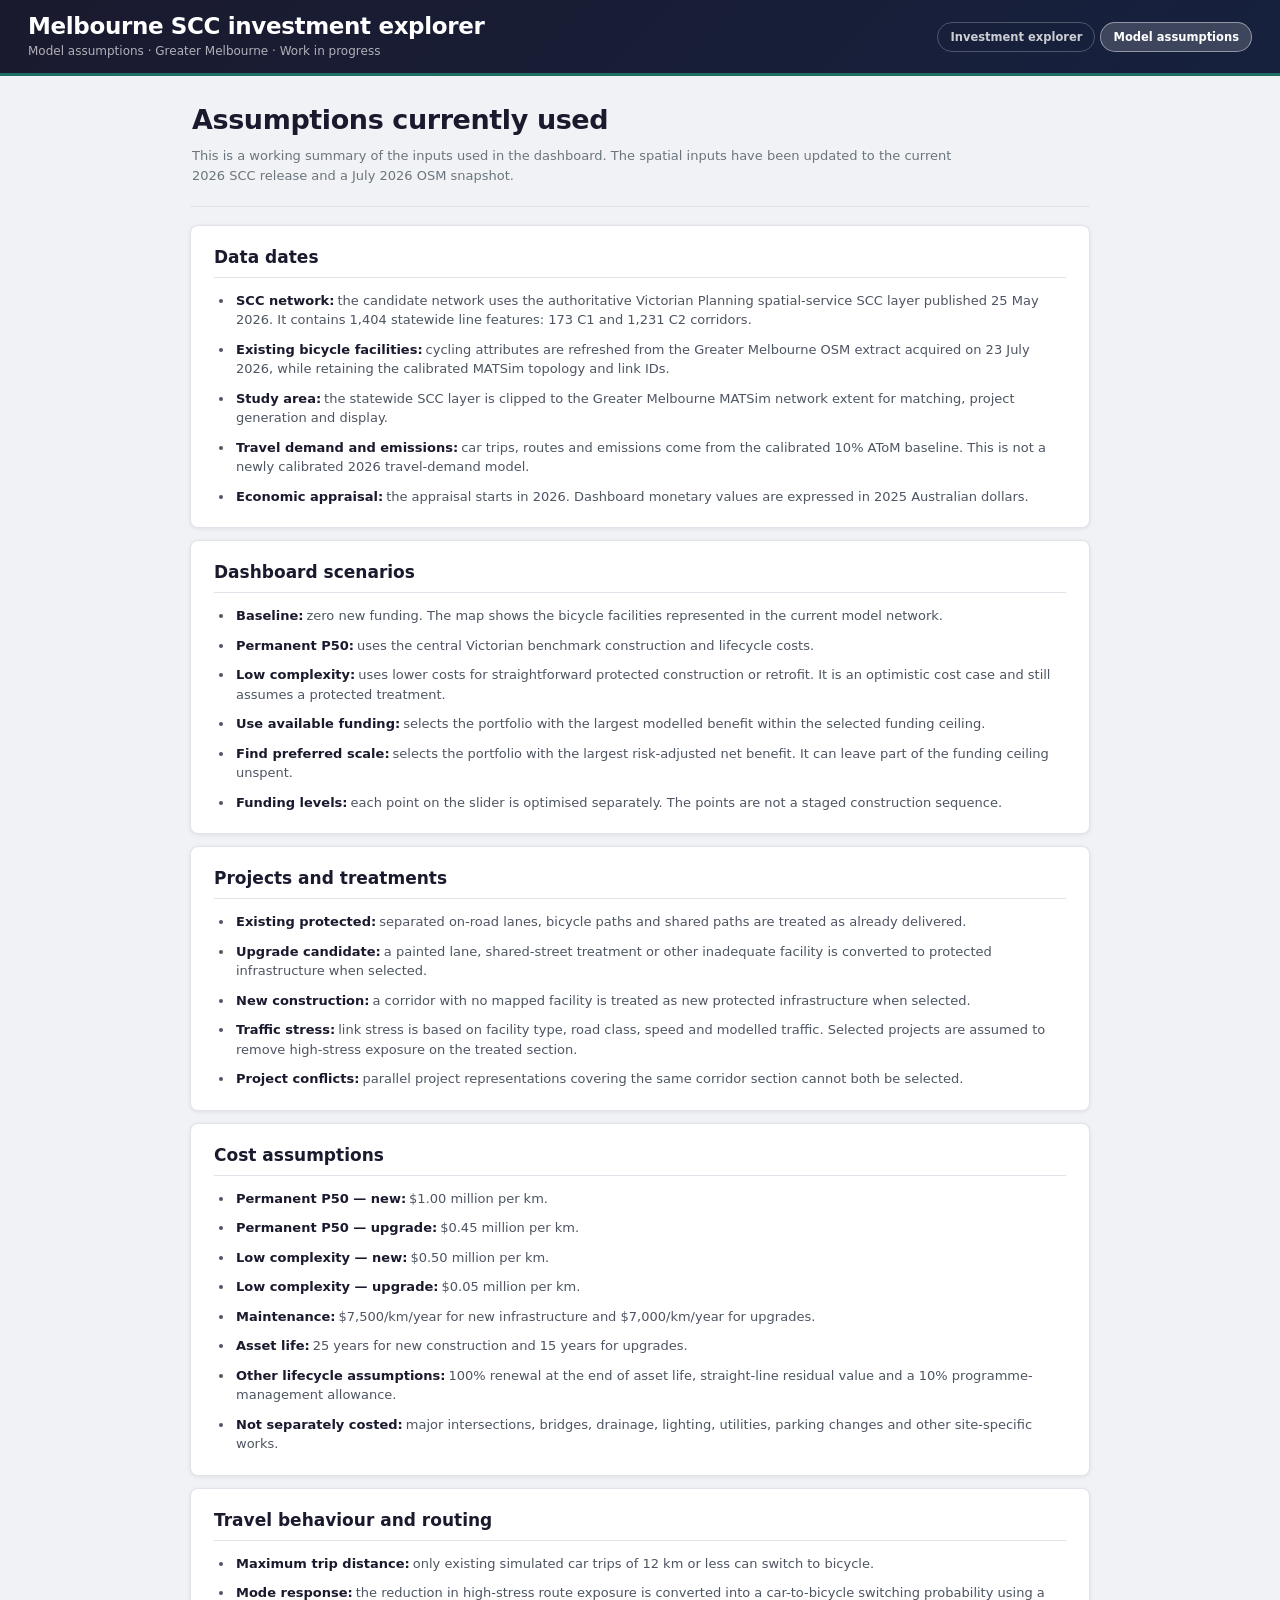
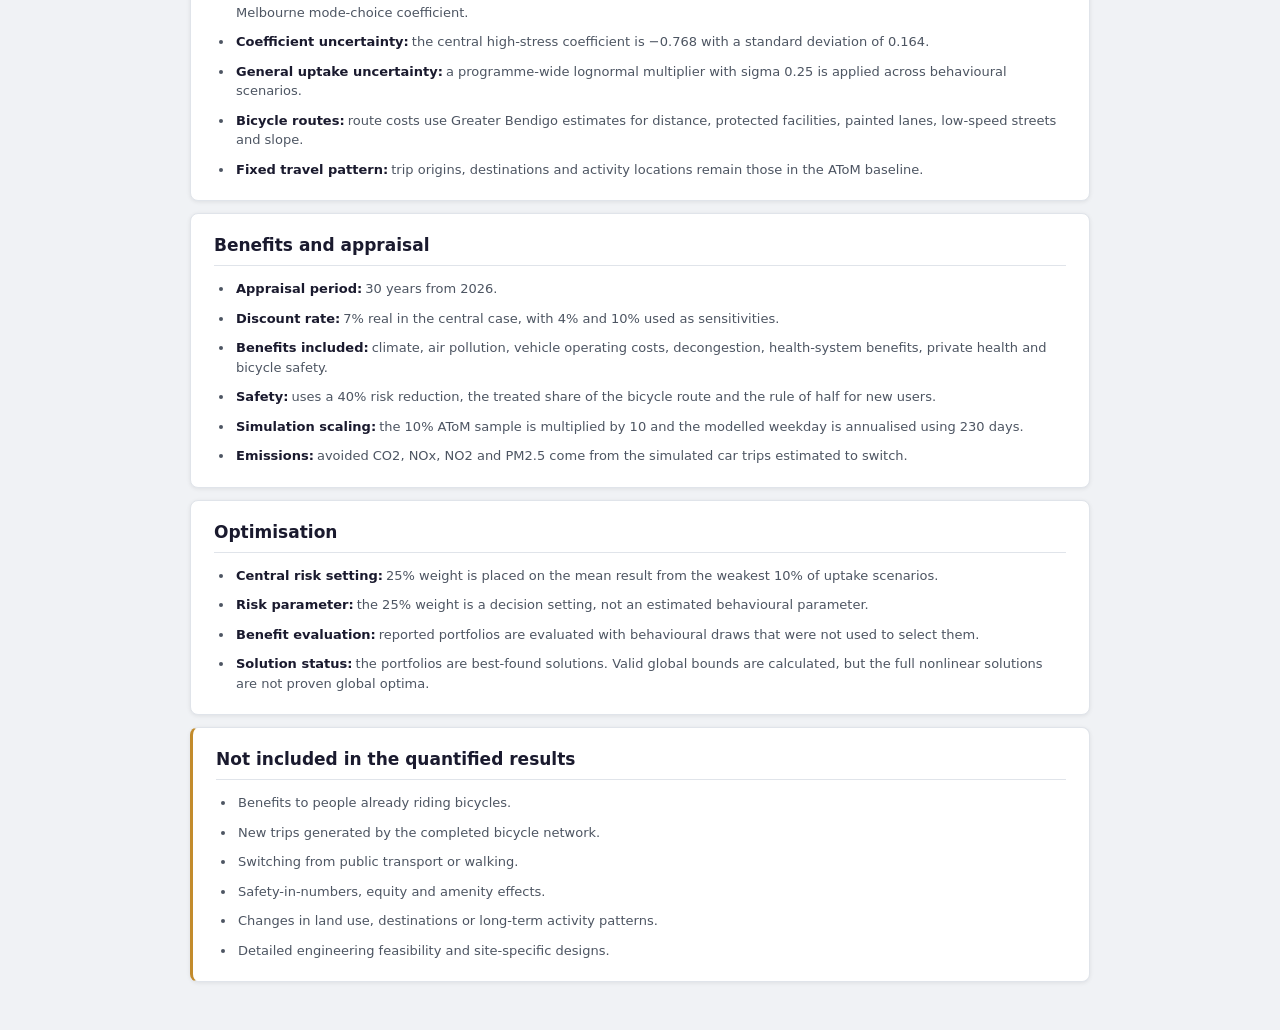
<file: review.html>
<!doctype html>
<html lang="en">
<head>
  <meta charset="utf-8">
  <meta name="viewport" content="width=device-width, initial-scale=1">
  <meta name="description" content="Current assumptions used in the Melbourne Strategic Cycling Corridor prioritisation model.">
  <title>Model assumptions · Melbourne SCC investment explorer</title>
  <link rel="stylesheet" href="styles.css?v=6">
  <link rel="stylesheet" href="review.css?v=3">
</head>
<body class="review-page">
  <header class="site-header">
    <div>
      <h1>Melbourne SCC investment explorer</h1>
      <p class="header-copy">Model assumptions · Greater Melbourne · Work in progress</p>
    </div>
    <nav class="site-nav" aria-label="Dashboard sections">
      <a href="index.html">Investment explorer</a>
      <a class="active" href="review.html">Model assumptions</a>
    </nav>
  </header>

  <main class="assumptions-page">
    <header class="assumptions-intro">
      <h2>Assumptions currently used</h2>
      <p>This is a working summary of the inputs used in the dashboard. The spatial inputs have been updated to the current 2026 SCC release and a July 2026 OSM snapshot.</p>
    </header>

    <div class="assumption-sections">
      <section class="assumption-section">
        <h2>Data dates</h2>
        <ul class="assumption-list">
          <li><strong>SCC network:</strong><span>the candidate network uses the authoritative Victorian Planning spatial-service SCC layer published 25 May 2026. It contains 1,404 statewide line features: 173 C1 and 1,231 C2 corridors.</span></li>
          <li><strong>Existing bicycle facilities:</strong><span>cycling attributes are refreshed from the Greater Melbourne OSM extract acquired on 23 July 2026, while retaining the calibrated MATSim topology and link IDs.</span></li>
          <li><strong>Study area:</strong><span>the statewide SCC layer is clipped to the Greater Melbourne MATSim network extent for matching, project generation and display.</span></li>
          <li><strong>Travel demand and emissions:</strong><span>car trips, routes and emissions come from the calibrated 10% AToM baseline. This is not a newly calibrated 2026 travel-demand model.</span></li>
          <li><strong>Economic appraisal:</strong><span>the appraisal starts in 2026. Dashboard monetary values are expressed in 2025 Australian dollars.</span></li>
        </ul>
      </section>

      <section class="assumption-section">
        <h2>Dashboard scenarios</h2>
        <ul class="assumption-list">
          <li><strong>Baseline:</strong><span>zero new funding. The map shows the bicycle facilities represented in the current model network.</span></li>
          <li><strong>Permanent P50:</strong><span>uses the central Victorian benchmark construction and lifecycle costs.</span></li>
          <li><strong>Low complexity:</strong><span>uses lower costs for straightforward protected construction or retrofit. It is an optimistic cost case and still assumes a protected treatment.</span></li>
          <li><strong>Use available funding:</strong><span>selects the portfolio with the largest modelled benefit within the selected funding ceiling.</span></li>
          <li><strong>Find preferred scale:</strong><span>selects the portfolio with the largest risk-adjusted net benefit. It can leave part of the funding ceiling unspent.</span></li>
          <li><strong>Funding levels:</strong><span>each point on the slider is optimised separately. The points are not a staged construction sequence.</span></li>
        </ul>
      </section>

      <section class="assumption-section">
        <h2>Projects and treatments</h2>
        <ul class="assumption-list">
          <li><strong>Existing protected:</strong><span>separated on-road lanes, bicycle paths and shared paths are treated as already delivered.</span></li>
          <li><strong>Upgrade candidate:</strong><span>a painted lane, shared-street treatment or other inadequate facility is converted to protected infrastructure when selected.</span></li>
          <li><strong>New construction:</strong><span>a corridor with no mapped facility is treated as new protected infrastructure when selected.</span></li>
          <li><strong>Traffic stress:</strong><span>link stress is based on facility type, road class, speed and modelled traffic. Selected projects are assumed to remove high-stress exposure on the treated section.</span></li>
          <li><strong>Project conflicts:</strong><span>parallel project representations covering the same corridor section cannot both be selected.</span></li>
        </ul>
      </section>

      <section class="assumption-section">
        <h2>Cost assumptions</h2>
        <ul class="assumption-list">
          <li><strong>Permanent P50 — new:</strong><span>$1.00 million per km.</span></li>
          <li><strong>Permanent P50 — upgrade:</strong><span>$0.45 million per km.</span></li>
          <li><strong>Low complexity — new:</strong><span>$0.50 million per km.</span></li>
          <li><strong>Low complexity — upgrade:</strong><span>$0.05 million per km.</span></li>
          <li><strong>Maintenance:</strong><span>$7,500/km/year for new infrastructure and $7,000/km/year for upgrades.</span></li>
          <li><strong>Asset life:</strong><span>25 years for new construction and 15 years for upgrades.</span></li>
          <li><strong>Other lifecycle assumptions:</strong><span>100% renewal at the end of asset life, straight-line residual value and a 10% programme-management allowance.</span></li>
          <li><strong>Not separately costed:</strong><span>major intersections, bridges, drainage, lighting, utilities, parking changes and other site-specific works.</span></li>
        </ul>
      </section>

      <section class="assumption-section">
        <h2>Travel behaviour and routing</h2>
        <ul class="assumption-list">
          <li><strong>Maximum trip distance:</strong><span>only existing simulated car trips of 12 km or less can switch to bicycle.</span></li>
          <li><strong>Mode response:</strong><span>the reduction in high-stress route exposure is converted into a car-to-bicycle switching probability using a Melbourne mode-choice coefficient.</span></li>
          <li><strong>Coefficient uncertainty:</strong><span>the central high-stress coefficient is −0.768 with a standard deviation of 0.164.</span></li>
          <li><strong>General uptake uncertainty:</strong><span>a programme-wide lognormal multiplier with sigma 0.25 is applied across behavioural scenarios.</span></li>
          <li><strong>Bicycle routes:</strong><span>route costs use Greater Bendigo estimates for distance, protected facilities, painted lanes, low-speed streets and slope.</span></li>
          <li><strong>Fixed travel pattern:</strong><span>trip origins, destinations and activity locations remain those in the AToM baseline.</span></li>
        </ul>
      </section>

      <section class="assumption-section">
        <h2>Benefits and appraisal</h2>
        <ul class="assumption-list">
          <li><strong>Appraisal period:</strong><span>30 years from 2026.</span></li>
          <li><strong>Discount rate:</strong><span>7% real in the central case, with 4% and 10% used as sensitivities.</span></li>
          <li><strong>Benefits included:</strong><span>climate, air pollution, vehicle operating costs, decongestion, health-system benefits, private health and bicycle safety.</span></li>
          <li><strong>Safety:</strong><span>uses a 40% risk reduction, the treated share of the bicycle route and the rule of half for new users.</span></li>
          <li><strong>Simulation scaling:</strong><span>the 10% AToM sample is multiplied by 10 and the modelled weekday is annualised using 230 days.</span></li>
          <li><strong>Emissions:</strong><span>avoided CO2, NOx, NO2 and PM2.5 come from the simulated car trips estimated to switch.</span></li>
        </ul>
      </section>

      <section class="assumption-section">
        <h2>Optimisation</h2>
        <ul class="assumption-list">
          <li><strong>Central risk setting:</strong><span>25% weight is placed on the mean result from the weakest 10% of uptake scenarios.</span></li>
          <li><strong>Risk parameter:</strong><span>the 25% weight is a decision setting, not an estimated behavioural parameter.</span></li>
          <li><strong>Benefit evaluation:</strong><span>reported portfolios are evaluated with behavioural draws that were not used to select them.</span></li>
          <li><strong>Solution status:</strong><span>the portfolios are best-found solutions. Valid global bounds are calculated, but the full nonlinear solutions are not proven global optima.</span></li>
        </ul>
      </section>

      <section class="assumption-section limitation-section">
        <h2>Not included in the quantified results</h2>
        <ul class="assumption-list">
          <li>Benefits to people already riding bicycles.</li>
          <li>New trips generated by the completed bicycle network.</li>
          <li>Switching from public transport or walking.</li>
          <li>Safety-in-numbers, equity and amenity effects.</li>
          <li>Changes in land use, destinations or long-term activity patterns.</li>
          <li>Detailed engineering feasibility and site-specific designs.</li>
        </ul>
      </section>
    </div>
  </main>
</body>
</html>
</file>
<file: styles.css>
:root {
  --bg: #f0f2f5;
  --card: #ffffff;
  --text: #1a1a2e;
  --muted: #6c757d;
  --border: #e0e4ea;
  --navy: #1a1a2e;
  --navy-deep: #16213e;
  --accent: #1f6f65;
  --accent-soft: #e5f1ef;
  --upgrade: #20639b;
  --new: #c0392b;
  --existing: #2f7d57;
  --painted: #d09a2a;
  --scc: #747b86;
  --shadow: 0 1px 4px rgba(0, 0, 0, .08);
}
* { box-sizing: border-box; }
html, body { min-height: 100%; }
body { margin: 0; color: var(--text); background: var(--bg); font-family: "Segoe UI", system-ui, -apple-system, BlinkMacSystemFont, sans-serif; -webkit-font-smoothing: antialiased; }
button, input { font: inherit; }
.site-header { min-height: 76px; padding: 13px 28px; display: flex; align-items: center; justify-content: space-between; gap: 24px; color: #fff; background: linear-gradient(135deg, var(--navy) 0%, var(--navy-deep) 100%); border-bottom: 3px solid var(--accent); }
.eyebrow { margin: 0 0 4px; color: rgba(255,255,255,.62); font-size: 10px; font-weight: 800; letter-spacing: .85px; text-transform: uppercase; }
h1 { margin: 0; font-size: clamp(18px, 2vw, 23px); font-weight: 700; line-height: 1.15; letter-spacing: -.35px; }
.header-copy { max-width: 820px; margin: 4px 0 0; color: rgba(255,255,255,.66); font-size: 12px; line-height: 1.4; }
.header-actions { flex: 0 0 auto; display: flex; align-items: center; gap: 12px; }
.site-nav { display: flex; align-items: center; gap: 5px; }
.site-nav a, .about-button { padding: 7px 12px; color: rgba(255,255,255,.78); background: transparent; border: 1px solid rgba(255,255,255,.24); border-radius: 18px; font-size: 11.5px; font-weight: 650; text-decoration: none; cursor: pointer; }
.site-nav a:hover, .site-nav a:focus-visible, .about-button:hover, .about-button:focus-visible { color: #fff; background: rgba(255,255,255,.10); outline: none; }
.site-nav a.active { color: #fff; background: rgba(255,255,255,.17); border-color: rgba(255,255,255,.44); }
.dashboard-shell { height: calc(100vh - 76px); min-height: 650px; display: grid; grid-template-columns: minmax(0, 1fr) 390px; grid-template-areas: "map controls"; overflow: hidden; }
.control-panel { grid-area: controls; overflow-y: auto; background: var(--card); border-left: 1px solid var(--border); z-index: 3; }
.map-panel { grid-area: map; min-width: 0; position: relative; background: #e9edf0; }
.control-section { padding: 17px 20px; border-bottom: 1px solid var(--border); }
.funding-section { background: var(--card); }
.section-heading-row { display: flex; justify-content: space-between; align-items: flex-start; gap: 15px; }
.control-label, fieldset legend { margin: 0 0 6px; color: var(--muted); font-size: 10.5px; font-weight: 800; letter-spacing: .75px; text-transform: uppercase; }
#budget-output { display: block; font-size: 28px; font-weight: 800; line-height: 1; letter-spacing: -.6px; font-variant-numeric: tabular-nums; }
.status-chip { padding: 5px 9px; color: var(--accent); background: var(--accent-soft); border-radius: 12px; font-size: 10.5px; font-weight: 750; }
input[type="range"] { width: 100%; margin: 19px 0 2px; accent-color: var(--accent); cursor: pointer; }
.range-ends { display: flex; justify-content: space-between; color: var(--muted); font-size: 10.5px; }
.budget-presets { display: grid; grid-template-columns: repeat(6, 1fr); gap: 5px; margin-top: 10px; }
.budget-presets button { padding: 6px 2px; color: #4d5562; background: var(--card); border: 1.5px solid var(--border); border-radius: 14px; font-size: 10.5px; font-weight: 700; cursor: pointer; transition: .15s ease; }
.budget-presets button:hover, .budget-presets button:focus-visible { border-color: var(--accent); color: var(--accent); outline: none; }
.budget-presets button.active { color: #fff; background: var(--accent); border-color: var(--accent); }
.control-help { margin: 8px 0 0; color: var(--muted); font-size: 11px; line-height: 1.4; }
.investment-message { margin-top: 11px; padding: 11px 12px; display: grid; gap: 4px; color: #644a18; background: #faf5e8; border: 1px solid #e2cf9e; border-left: 3px solid #b1812b; border-radius: 7px; }
.investment-message[hidden] { display: none; }
.investment-message strong { font-size: 12px; }
.investment-message span { font-size: 11px; line-height: 1.4; }
.investment-message button { width: fit-content; margin-top: 3px; padding: 3px 0; color: var(--accent); background: transparent; border: 0; font-size: 11px; font-weight: 800; cursor: pointer; text-decoration: underline; text-underline-offset: 2px; }
.model-settings-panel { position: relative; border-bottom: 1px solid var(--border); background: #fafbfc; }
.settings-heading { padding: 13px 20px 10px; display: flex; align-items: flex-start; justify-content: space-between; gap: 12px; }
.settings-heading .control-label { margin-bottom: 3px; }
.settings-heading strong { color: var(--text); font-size: 11.5px; font-weight: 650; }
.settings-heading a { color: #20639b; font-size: 10.5px; font-weight: 700; text-decoration: none; }
.settings-heading a:hover, .settings-heading a:focus-visible { text-decoration: underline; text-underline-offset: 2px; outline: none; }
.model-settings-panel .control-section { padding-top: 5px; padding-bottom: 12px; border-bottom: 0; }
.option-grid { display: grid; grid-template-columns: 1fr 1fr; gap: 12px; }
fieldset { min-width: 0; padding: 0; margin: 0; border: 0; }
.radio-card { min-height: 67px; display: flex; align-items: flex-start; gap: 8px; padding: 9px 10px; margin-top: 6px; border: 1.5px solid var(--border); border-radius: 9px; cursor: pointer; }
.radio-card:has(input:checked) { border-color: var(--accent); background: var(--accent-soft); }
.radio-card input { margin: 3px 0 0; accent-color: var(--accent); }
.radio-card span { min-width: 0; display: grid; gap: 2px; }
.radio-card strong { font-size: 12px; line-height: 1.2; }
.radio-card small { color: var(--muted); font-size: 10px; line-height: 1.3; }
.option-title { display: flex !important; grid-template-columns: minmax(0, auto) auto; align-items: center; justify-content: flex-start; gap: 5px !important; }
.info-bubble { position: relative; width: 16px; height: 16px; display: inline-grid; place-items: center; flex: 0 0 auto; color: #fff; background: #66717d; border-radius: 50%; font-size: 10px; font-style: normal; font-weight: 800; line-height: 1; cursor: help; }
.info-bubble::after { content: attr(data-tooltip); position: absolute; right: -8px; top: 23px; z-index: 1200; width: 245px; padding: 9px 10px; color: #fff; background: var(--navy); border-radius: 6px; box-shadow: 0 8px 22px rgba(0,0,0,.24); font-size: 10.5px; font-weight: 500; line-height: 1.4; opacity: 0; visibility: hidden; pointer-events: none; transform: translateY(-3px); transition: opacity .12s ease, transform .12s ease; }
.option-grid fieldset:first-child .info-bubble::after { right: auto; left: -110px; }
.info-bubble:hover::after, .info-bubble:focus::after { opacity: 1; visibility: visible; transform: translateY(0); }
.info-bubble:focus { outline: 2px solid rgba(31,111,101,.32); outline-offset: 2px; }
.settings-note { margin: 0; padding: 10px 20px 13px; color: #59636e; background: #f4f6f8; border-top: 1px solid var(--border); font-size: 10.5px; line-height: 1.45; }
.settings-note strong { color: var(--text); }
.metrics-section { display: grid; grid-template-columns: repeat(2, 1fr); gap: 8px; padding: 14px; background: var(--bg); }
.metric { min-height: 91px; padding: 13px 14px; display: flex; flex-direction: column; justify-content: center; background: var(--card); border: 1px solid var(--border); border-radius: 10px; }
.metric span { color: var(--muted); font-size: 10px; font-weight: 750; text-transform: uppercase; letter-spacing: .5px; }
.metric strong { margin: 5px 0 2px; font-size: 23px; font-weight: 800; letter-spacing: -.4px; font-variant-numeric: tabular-nums; }
.metric small { color: var(--muted); font-size: 10.5px; line-height: 1.25; }
.metric.negative strong { color: #b03340; }
.metric.positive strong { color: var(--accent); }
.treatment-mix { padding: 12px 16px; display: grid; gap: 8px; background: #fafbfc; border-bottom: 1px solid var(--border); }
.treatment-mix > div { display: grid; grid-template-columns: 13px 1fr auto; align-items: center; gap: 7px; font-size: 11px; }
.treatment-mix strong { font-size: 11px; font-variant-numeric: tabular-nums; }
.mix-swatch { width: 10px; height: 10px; display: inline-block; border-radius: 3px; }
.mix-swatch.upgrade { background: var(--upgrade); }
.mix-swatch.new-link { background: var(--new); }
.interpretation-section h2, .project-section h2 { margin: 0; font-size: 16px; font-weight: 700; }
.interpretation-section p { margin: 7px 0 11px; color: #4d5562; font-size: 12px; line-height: 1.5; }
#return-chart { width: 100%; display: block; background: #fafbfc; border: 1px solid var(--border); border-radius: 8px; }
.text-button { padding: 3px 0; color: #20639b; background: transparent; border: 0; font-size: 11px; font-weight: 700; cursor: pointer; }
.text-button:disabled { color: #a7adb4; cursor: default; }
.project-list { margin-top: 10px; max-height: 265px; overflow-y: auto; border-top: 1px solid var(--border); }
.empty-state { margin: 14px 0; color: var(--muted); font-size: 12px; }
.project-row { width: 100%; display: grid; grid-template-columns: 28px 1fr auto; align-items: center; gap: 9px; padding: 9px 4px; color: inherit; background: var(--card); border: 0; border-bottom: 1px solid #e9ebef; text-align: left; cursor: pointer; }
.project-row:hover, .project-row:focus-visible { background: #f4f6f8; outline: none; }
.rank-badge { width: 23px; height: 23px; display: grid; place-items: center; color: #fff; background: var(--navy); border-radius: 50%; font-size: 10px; font-weight: 750; }
.project-row strong { display: block; font-size: 12px; }
.project-row small { display: block; margin-top: 2px; color: var(--muted); font-size: 10.5px; }
.project-cost { font-size: 11px; font-weight: 700; font-variant-numeric: tabular-nums; }
#map { width: 100%; height: 100%; }
.leaflet-container { background: #e9edf0; font-family: inherit; }
.pale-basemap-tiles { filter: saturate(.32) brightness(1.08) contrast(.86); }
.leaflet-control-layers { border: 0 !important; border-radius: 7px !important; box-shadow: var(--shadow) !important; font-size: 12px; }
.leaflet-bar { border: 0 !important; box-shadow: var(--shadow) !important; }
.leaflet-bar a { color: var(--navy) !important; }
.leaflet-popup-content { margin: 14px 16px; line-height: 1.4; }
.popup-title { margin: 0 0 8px; font-size: 16px; }
.popup-grid { display: grid; grid-template-columns: auto auto; gap: 3px 13px; font-size: 11.5px; }
.popup-grid span:nth-child(odd) { color: var(--muted); }
.popup-note { max-width: 250px; margin: 9px 0 0; color: var(--muted); font-size: 10.5px; }
.popup-review-link { display: inline-block; margin-top: 9px; color: #20639b; font-size: 11px; font-weight: 800; text-underline-offset: 2px; }
.lga-result-tooltip { max-width: 315px; padding: 0; border: 1px solid #cbd4d9; border-radius: 8px; box-shadow: 0 5px 18px rgba(18,35,49,.18); }
.lga-result-tooltip::before { display: none; }
.lga-summary { min-width: 275px; padding: 11px 12px; color: var(--text); white-space: normal; }
.lga-summary h3 { margin: 0 0 8px; font-size: 15px; }
.lga-summary > p { margin: 6px 0 0; color: var(--muted); font-size: 10px; line-height: 1.35; }
.lga-summary-grid { display: grid; grid-template-columns: minmax(130px, 1fr) auto; gap: 4px 13px; font-size: 11px; }
.lga-summary-grid span { color: var(--muted); }
.lga-summary-grid strong { text-align: right; font-variant-numeric: tabular-nums; }
.lga-summary-grid strong.good { color: var(--accent); }
.lga-summary-grid strong.weak { color: #a53a43; }
.map-key { position: absolute; left: 14px; bottom: 40px; z-index: 500; min-width: 210px; display: grid; gap: 6px; padding: 12px 13px; background: rgba(255,255,255,.96); border: 1px solid var(--border); border-radius: 8px; box-shadow: var(--shadow); font-size: 11px; }
.map-key strong { margin-bottom: 2px; font-size: 11.5px; }
.map-key span { display: flex; align-items: center; gap: 8px; }
.line-swatch { width: 25px; height: 0; display: inline-block; border-top: 3px solid; }
.line-swatch.upgrade { border-color: var(--upgrade); }
.line-swatch.new-link { border-color: var(--new); }
.line-swatch.existing { border-color: var(--existing); }
.line-swatch.painted { border-color: var(--painted); border-top-width: 2px; }
.line-swatch.scc { border-color: var(--scc); border-top-width: 1px; border-top-style: dashed; }
.line-swatch.lga { border-color: #7b8993; border-top-width: 2px; background: rgba(220,231,235,.5); }
.map-note { position: absolute; right: 12px; bottom: 12px; z-index: 500; max-width: 430px; padding: 7px 10px; color: #4d5562; background: rgba(255,255,255,.94); border: 1px solid rgba(224,228,234,.9); border-radius: 5px; font-size: 10.5px; }
.loading-state { position: absolute; inset: 0; z-index: 1000; display: grid; place-items: center; color: var(--navy); background: rgba(244,246,248,.92); font-size: 14px; font-weight: 650; }
.loading-state.error { padding: 24px; color: #a52d39; text-align: center; }
dialog { width: min(690px, calc(100vw - 32px)); max-height: calc(100vh - 40px); padding: 0; color: var(--text); border: 0; border-radius: 14px; box-shadow: 0 20px 60px rgba(0,0,0,.30); }
dialog::backdrop { background: rgba(10,18,35,.72); backdrop-filter: blur(3px); }
.dialog-head { padding: 20px 22px 16px; display: flex; align-items: flex-start; justify-content: space-between; gap: 20px; color: #fff; background: linear-gradient(135deg, var(--navy) 0%, var(--navy-deep) 100%); border-bottom: 3px solid var(--accent); }
.dialog-head h2 { margin: 0; font-size: 22px; line-height: 1.2; }
.dialog-close { color: #fff; background: transparent; border: 0; font-size: 28px; line-height: 1; cursor: pointer; }
.dialog-content { padding: 20px 22px 24px; }
.dialog-content section + section { margin-top: 18px; }
.dialog-content h3 { margin: 0 0 7px; font-size: 14px; }
.dialog-content p, .dialog-content li { font-size: 13px; line-height: 1.55; }
.dialog-content ul { margin: 7px 0 0; padding-left: 20px; }
.caution-box { padding: 14px 15px; background: #faf5e8; border-left: 3px solid #b1812b; border-radius: 5px; }
.caution-box p { margin: 0; }
.data-date { margin: 18px 0 0; color: var(--muted); font-size: 11px !important; }
@media (max-width: 980px) {
  .site-header { min-height: 82px; padding: 13px 18px; }
  .header-copy { display: none; }
  .dashboard-shell { height: auto; min-height: 0; display: flex; flex-direction: column; overflow: visible; }
  .control-panel { overflow: visible; border-left: 0; }
  .map-panel { height: 66vh; min-height: 500px; order: -1; }
  .metrics-section { grid-template-columns: repeat(3, 1fr); }
  .project-list { max-height: none; }
}
@media (max-width: 620px) {
  .site-header { min-height: 104px; padding: 13px 14px; align-items: flex-start; }
  h1 { font-size: 18px; }
  .header-actions { align-items: flex-end; flex-direction: column-reverse; gap: 5px; }
  .site-nav { flex-wrap: wrap; justify-content: flex-end; }
  .site-nav a, .about-button { padding: 5px 8px; font-size: 10px; }
  .map-panel { height: 58vh; min-height: 430px; }
  .map-key { left: 8px; bottom: 34px; min-width: 185px; padding: 9px 10px; }
  .map-note { display: none; }
  .option-grid { grid-template-columns: 1fr; }
  .option-grid .info-bubble::after { right: auto; left: -80px; width: 230px; }
  .metrics-section { grid-template-columns: repeat(2, 1fr); }
  .control-section { padding-left: 15px; padding-right: 15px; }
}
</file>
<file: review.css>
.review-page { min-height: 100%; background: var(--bg); }
.assumptions-page { width: min(900px, calc(100% - 36px)); margin: 0 auto; padding: 28px 0 48px; }
.assumptions-intro { padding: 0 2px 20px; border-bottom: 1px solid var(--border); }
.assumptions-intro h2 { margin: 0; font-size: 27px; line-height: 1.2; letter-spacing: -.4px; }
.assumptions-intro p { max-width: 760px; margin: 9px 0 0; color: var(--muted); font-size: 13px; line-height: 1.55; }
.assumption-sections { display: grid; gap: 12px; margin-top: 18px; }
.assumption-section { padding: 21px 23px; background: var(--card); border: 1px solid var(--border); border-radius: 8px; box-shadow: var(--shadow); }
.assumption-section h2 { margin: 0 0 13px; padding-bottom: 10px; border-bottom: 1px solid var(--border); font-size: 17px; }
.assumption-list { margin: 0; padding-left: 20px; }
.assumption-list li { margin: 0 0 10px; padding-left: 2px; color: #4d5562; font-size: 13px; line-height: 1.5; }
.assumption-list li:last-child { margin-bottom: 0; }
.assumption-list strong { color: var(--text); }
.assumption-list span { margin-left: 3px; }
.limitation-section { border-left: 3px solid #c28b2c; }
@media (max-width: 620px) {
  .assumptions-page { width: calc(100% - 24px); padding-top: 18px; }
  .assumption-section { padding: 18px; }
}
@media print {
  .site-header { display: none; }
  .assumptions-page { width: 100%; padding: 0; }
  .assumption-section { break-inside: avoid; box-shadow: none; }
}
</file>
